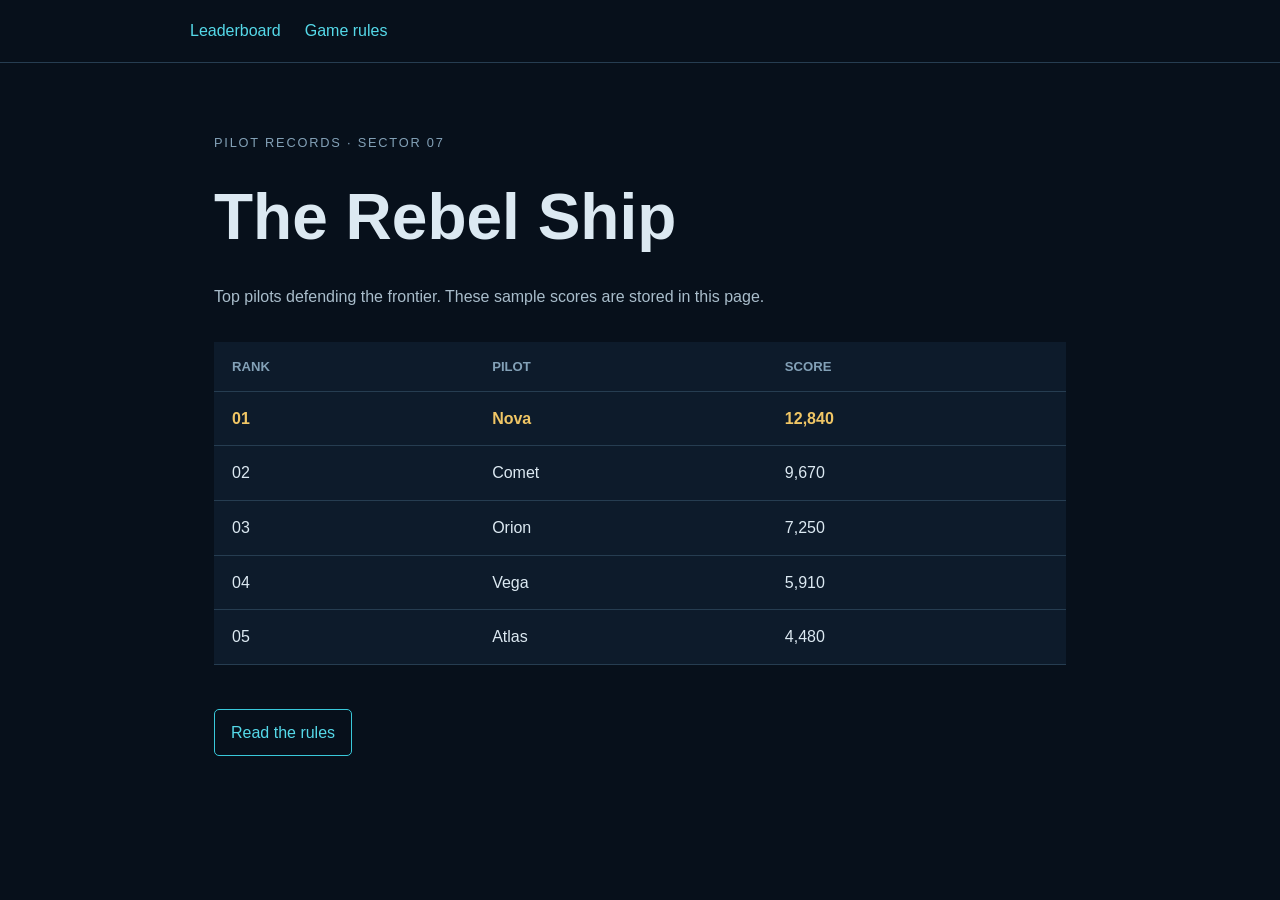
<file: api/templates/index.html>
<!doctype html>
<html lang="en">
<head>
  <meta charset="utf-8">
  <meta name="viewport" content="width=device-width, initial-scale=1">
  <title>The Rebel Ship — Leaderboard</title>
  <link rel="stylesheet" href="../static/style.css">
</head>
<body>
  <!-- The same navigation appears on both practice pages. -->
  <nav><a href="index.html">Leaderboard</a><a href="rules.html">Game rules</a></nav>
  <main>
    <p class="eyebrow">Pilot records · Sector 07</p>
    <h1>The Rebel Ship</h1>
    <p>Top pilots defending the frontier. These sample scores are stored in this page.</p>
    <!-- A short example table meets the practice assignment's leaderboard task. -->
    <table>
      <thead><tr><th>Rank</th><th>Pilot</th><th>Score</th></tr></thead>
      <tbody>
        <tr class="first"><td>01</td><td>Nova</td><td>12,840</td></tr>
        <tr><td>02</td><td>Comet</td><td>9,670</td></tr>
        <tr><td>03</td><td>Orion</td><td>7,250</td></tr>
        <tr><td>04</td><td>Vega</td><td>5,910</td></tr>
        <tr><td>05</td><td>Atlas</td><td>4,480</td></tr>
      </tbody>
    </table>
    <a class="button" href="rules.html">Read the rules</a>
  </main>
</body>
</html>
</file>
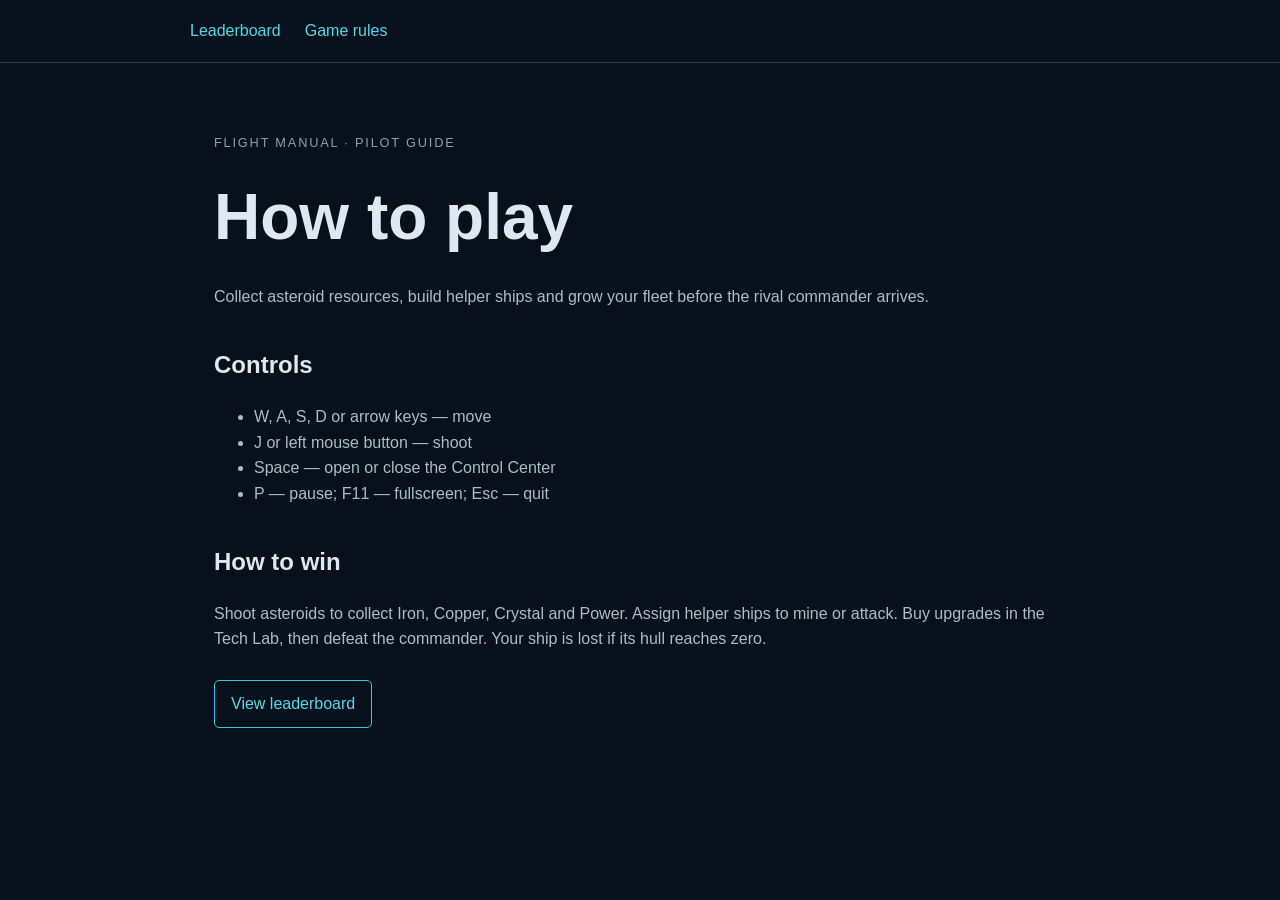
<file: api/templates/rules.html>
<!doctype html>
<html lang="en">
<head>
  <meta charset="utf-8">
  <meta name="viewport" content="width=device-width, initial-scale=1">
  <title>The Rebel Ship — Rules</title>
  <link rel="stylesheet" href="../static/style.css">
</head>
<body>
  <!-- This link returns to the leaderboard, so both pages are connected. -->
  <nav><a href="index.html">Leaderboard</a><a href="rules.html">Game rules</a></nav>
  <main>
    <p class="eyebrow">Flight manual · Pilot guide</p>
    <h1>How to play</h1>
    <p>Collect asteroid resources, build helper ships and grow your fleet before the rival commander arrives.</p>
    <h2>Controls</h2>
    <ul>
      <li>W, A, S, D or arrow keys — move</li>
      <li>J or left mouse button — shoot</li>
      <li>Space — open or close the Control Center</li>
      <li>P — pause; F11 — fullscreen; Esc — quit</li>
    </ul>
    <h2>How to win</h2>
    <p>Shoot asteroids to collect Iron, Copper, Crystal and Power. Assign helper ships to mine or attack. Buy upgrades in the Tech Lab, then defeat the commander. Your ship is lost if its hull reaches zero.</p>
    <a class="button" href="index.html">View leaderboard</a>
  </main>
</body>
</html>
</file>
<file: api/static/style.css>
/* A small shared stylesheet keeps both assignment pages consistent. */
:root { color-scheme: dark; font-family: Arial, sans-serif; background: #07101b; color: #dce9f2; }
* { box-sizing: border-box; }
body { margin: 0; line-height: 1.6; }
nav { display: flex; gap: 24px; padding: 18px max(24px, calc((100% - 900px) / 2)); border-bottom: 1px solid #263d51; }
a { color: #55d9e9; text-decoration: none; }
a:hover { color: #a0f2f7; }
main { max-width: 900px; margin: 70px auto; padding: 0 24px; }
.eyebrow { color: #83a1b7; text-transform: uppercase; letter-spacing: .14em; font-size: .8rem; }
h1 { font-size: clamp(2.4rem, 7vw, 4rem); margin: 0 0 12px; }
h2 { margin-top: 36px; }
p, li { color: #a9bdcb; }
table { width: 100%; border-collapse: collapse; margin: 32px 0; background: #0d1b2b; }
th, td { padding: 14px 18px; text-align: left; border-bottom: 1px solid #263d51; }
th { color: #83a1b7; font-size: .82rem; text-transform: uppercase; }
.first { color: #f0c665; font-weight: bold; }
.first td { color: #f0c665; }
.button { display: inline-block; border: 1px solid #39c8da; border-radius: 5px; padding: 10px 16px; margin-top: 12px; }
@media (max-width: 600px) { main { margin-top: 38px; } th, td { padding: 10px; } }
</file>
